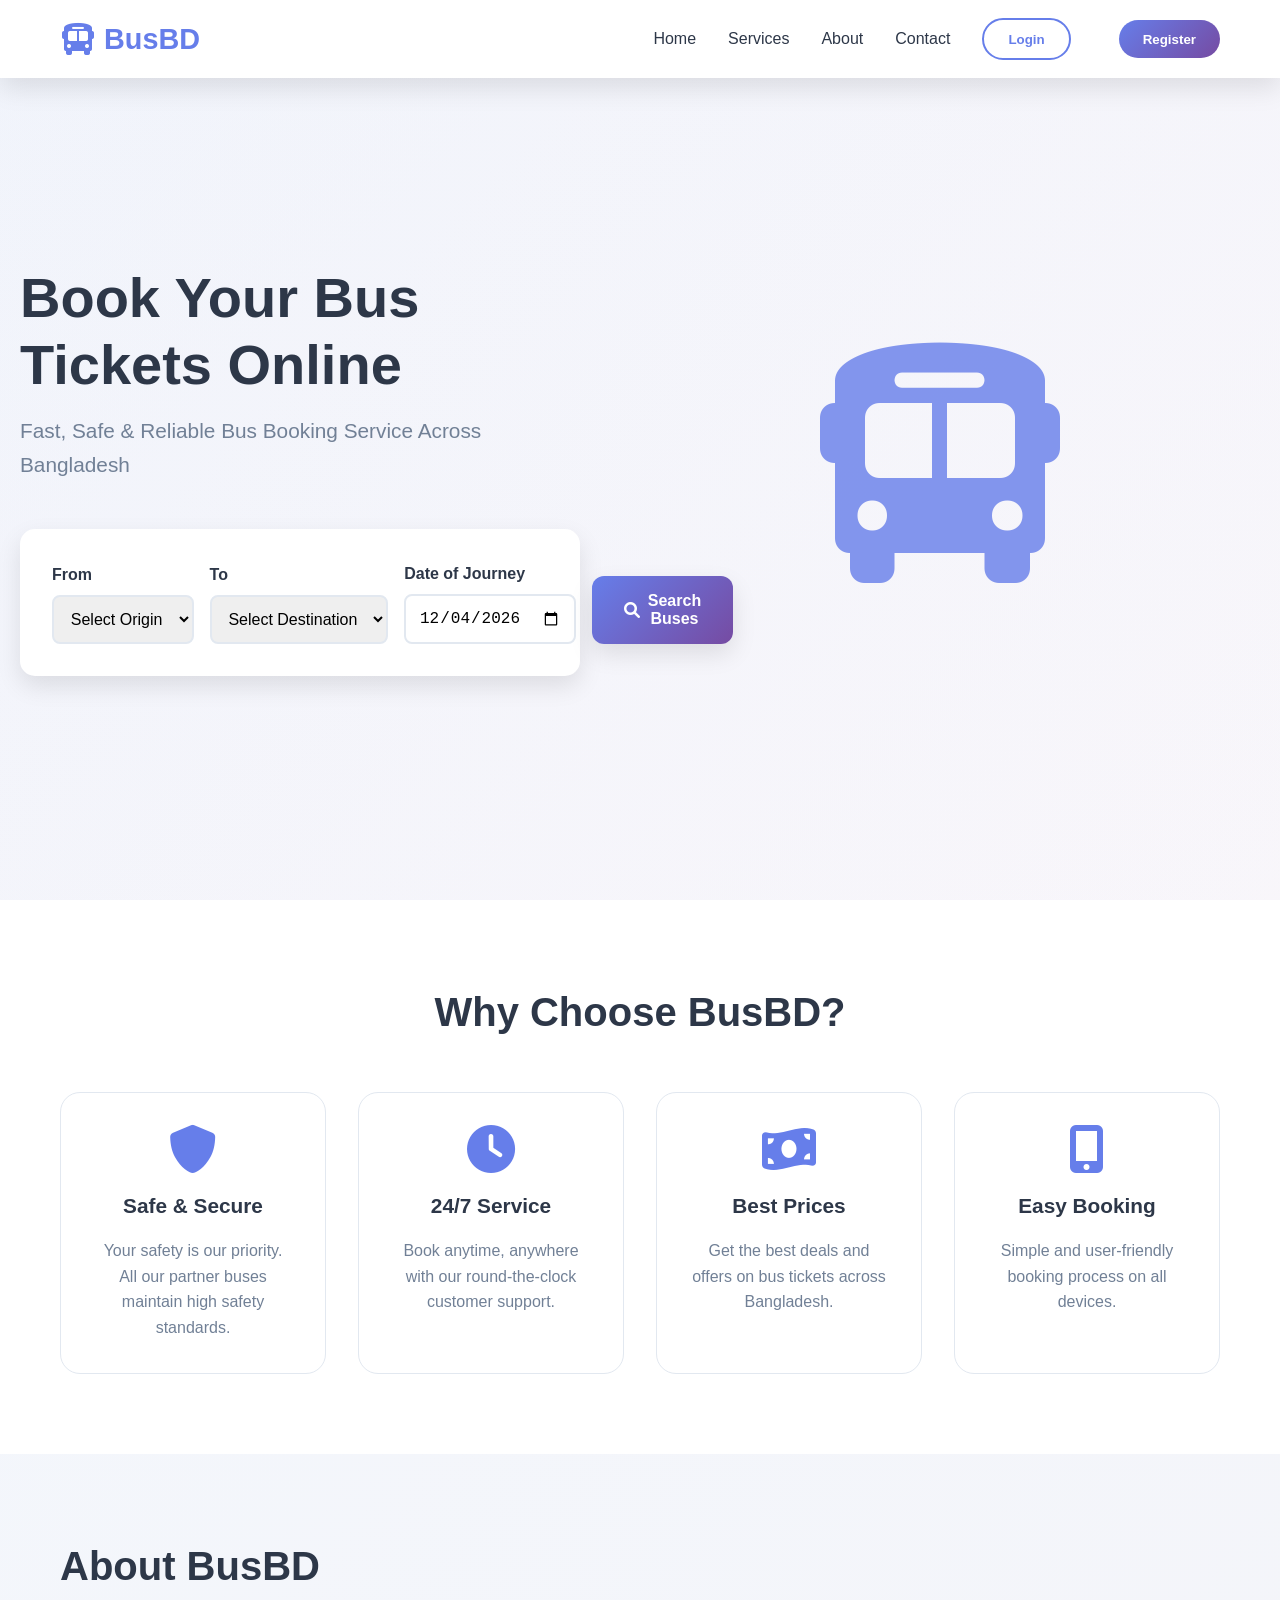
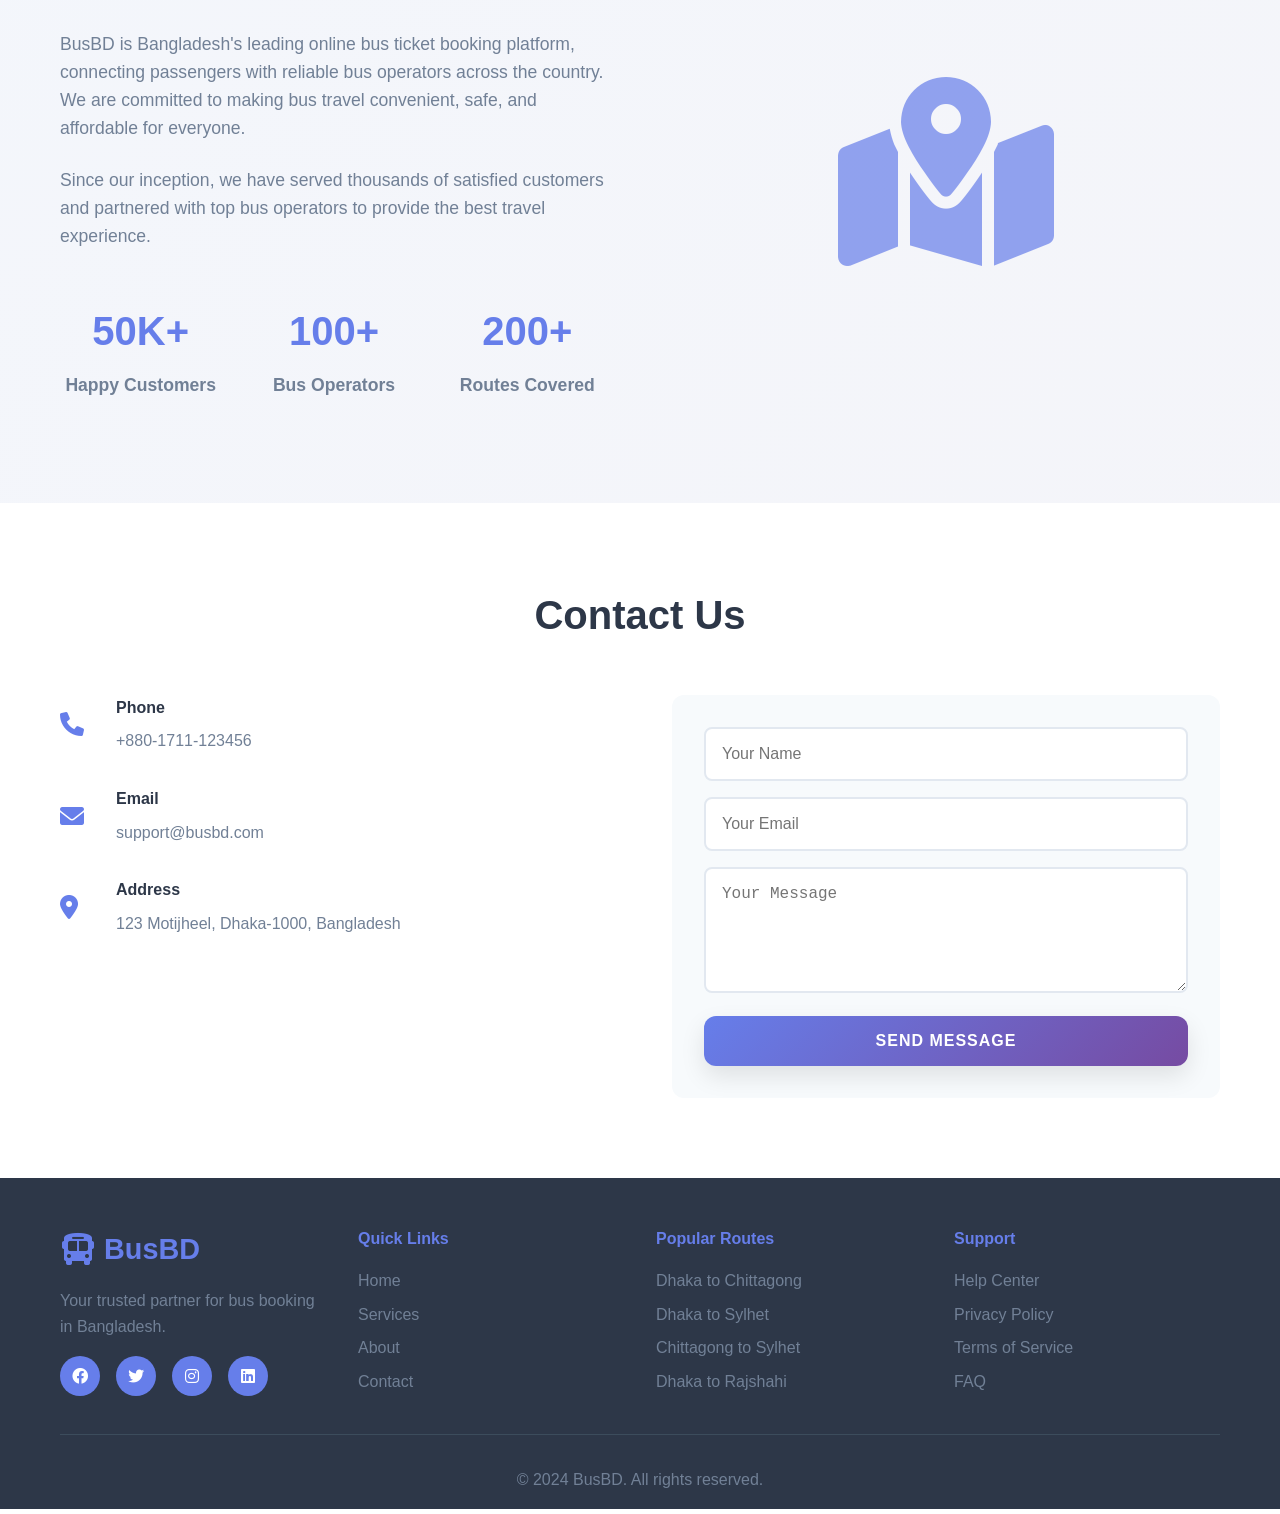
<file: bus-ticketing-bd/index.html>
<!DOCTYPE html>
<html lang="en">
<head>
    <meta charset="UTF-8">
    <meta name="viewport" content="width=device-width, initial-scale=1.0">
    <title>BusBD - Your Trusted Bus Booking Partner</title>
    <link rel="stylesheet" href="styles.css">
    <link href="https://cdnjs.cloudflare.com/ajax/libs/font-awesome/6.0.0/css/all.min.css" rel="stylesheet">
</head>
<body>
    <!-- Navigation Bar -->
    <nav class="navbar">
        <div class="nav-container">
            <div class="nav-logo">
                <i class="fas fa-bus"></i>
                <span>BusBD</span>
            </div>
            <div class="nav-menu">
                <a href="#home" class="nav-link">Home</a>
                <a href="#services" class="nav-link">Services</a>
                <a href="#about" class="nav-link">About</a>
                <a href="#contact" class="nav-link">Contact</a>
                <button class="btn-login" onclick="showLoginModal()">Login</button>
                <button class="btn-register" onclick="showRegisterModal()">Register</button>
            </div>
            <div class="hamburger">
                <span class="bar"></span>
                <span class="bar"></span>
                <span class="bar"></span>
            </div>
        </div>
    </nav>

    <!-- Hero Section -->
    <section id="home" class="hero">
        <div class="hero-content">
            <h1>Book Your Bus Tickets Online</h1>
            <p>Fast, Safe & Reliable Bus Booking Service Across Bangladesh</p>
            
            <!-- Booking Form -->
            <div class="booking-form">
                <div class="form-row">
                    <div class="form-group">
                        <label for="from">From</label>
                        <select id="from" class="form-control">
                            <option value="">Select Origin</option>
                            <option value="dhaka">Dhaka</option>
                            <option value="chittagong">Chittagong</option>
                            <option value="sylhet">Sylhet</option>
                            <option value="rajshahi">Rajshahi</option>
                            <option value="khulna">Khulna</option>
                            <option value="barisal">Barisal</option>
                            <option value="rangpur">Rangpur</option>
                            <option value="comilla">Comilla</option>
                            <option value="mymensingh">Mymensingh</option>
                            <option value="jessore">Jessore</option>
                        </select>
                    </div>
                    <div class="form-group">
                        <label for="to">To</label>
                        <select id="to" class="form-control">
                            <option value="">Select Destination</option>
                            <option value="dhaka">Dhaka</option>
                            <option value="chittagong">Chittagong</option>
                            <option value="sylhet">Sylhet</option>
                            <option value="rajshahi">Rajshahi</option>
                            <option value="khulna">Khulna</option>
                            <option value="barisal">Barisal</option>
                            <option value="rangpur">Rangpur</option>
                            <option value="comilla">Comilla</option>
                            <option value="mymensingh">Mymensingh</option>
                            <option value="jessore">Jessore</option>
                        </select>
                    </div>
                    <div class="form-group">
                        <label for="date">Date of Journey</label>
                        <input type="date" id="date" class="form-control">
                    </div>
                    <div class="form-group">
                        <button type="button" class="btn-search" onclick="searchBuses()">
                            <i class="fas fa-search"></i> Search Buses
                        </button>
                    </div>
                </div>
            </div>
        </div>
        <div class="hero-image">
            <div class="bus-illustration">
                <i class="fas fa-bus"></i>
            </div>
        </div>
    </section>

    <!-- Bus Results Section -->
    <section id="bus-results" class="bus-results" style="display: none;">
        <div class="container">
            <h2>Available Buses</h2>
            <div id="buses-list" class="buses-list">
                <!-- Bus results will be populated here -->
            </div>
        </div>
    </section>

    <!-- Services Section -->
    <section id="services" class="services">
        <div class="container">
            <h2>Why Choose BusBD?</h2>
            <div class="services-grid">
                <div class="service-card">
                    <i class="fas fa-shield-alt"></i>
                    <h3>Safe & Secure</h3>
                    <p>Your safety is our priority. All our partner buses maintain high safety standards.</p>
                </div>
                <div class="service-card">
                    <i class="fas fa-clock"></i>
                    <h3>24/7 Service</h3>
                    <p>Book anytime, anywhere with our round-the-clock customer support.</p>
                </div>
                <div class="service-card">
                    <i class="fas fa-money-bill-wave"></i>
                    <h3>Best Prices</h3>
                    <p>Get the best deals and offers on bus tickets across Bangladesh.</p>
                </div>
                <div class="service-card">
                    <i class="fas fa-mobile-alt"></i>
                    <h3>Easy Booking</h3>
                    <p>Simple and user-friendly booking process on all devices.</p>
                </div>
            </div>
        </div>
    </section>

    <!-- About Section -->
    <section id="about" class="about">
        <div class="container">
            <div class="about-content">
                <div class="about-text">
                    <h2>About BusBD</h2>
                    <p>BusBD is Bangladesh's leading online bus ticket booking platform, connecting passengers with reliable bus operators across the country. We are committed to making bus travel convenient, safe, and affordable for everyone.</p>
                    <p>Since our inception, we have served thousands of satisfied customers and partnered with top bus operators to provide the best travel experience.</p>
                    <div class="stats">
                        <div class="stat">
                            <h3>50K+</h3>
                            <p>Happy Customers</p>
                        </div>
                        <div class="stat">
                            <h3>100+</h3>
                            <p>Bus Operators</p>
                        </div>
                        <div class="stat">
                            <h3>200+</h3>
                            <p>Routes Covered</p>
                        </div>
                    </div>
                </div>
                <div class="about-image">
                    <div class="map-illustration">
                        <i class="fas fa-map-marked-alt"></i>
                    </div>
                </div>
            </div>
        </div>
    </section>

    <!-- Contact Section -->
    <section id="contact" class="contact">
        <div class="container">
            <h2>Contact Us</h2>
            <div class="contact-content">
                <div class="contact-info">
                    <div class="contact-item">
                        <i class="fas fa-phone"></i>
                        <div>
                            <h4>Phone</h4>
                            <p>+880-1711-123456</p>
                        </div>
                    </div>
                    <div class="contact-item">
                        <i class="fas fa-envelope"></i>
                        <div>
                            <h4>Email</h4>
                            <p>support@busbd.com</p>
                        </div>
                    </div>
                    <div class="contact-item">
                        <i class="fas fa-map-marker-alt"></i>
                        <div>
                            <h4>Address</h4>
                            <p>123 Motijheel, Dhaka-1000, Bangladesh</p>
                        </div>
                    </div>
                </div>
                <div class="contact-form">
                    <form>
                        <input type="text" placeholder="Your Name" required>
                        <input type="email" placeholder="Your Email" required>
                        <textarea placeholder="Your Message" rows="5" required></textarea>
                        <button type="submit" class="btn-submit">Send Message</button>
                    </form>
                </div>
            </div>
        </div>
    </section>

    <!-- Footer -->
    <footer class="footer">
        <div class="container">
            <div class="footer-content">
                <div class="footer-section">
                    <div class="footer-logo">
                        <i class="fas fa-bus"></i>
                        <span>BusBD</span>
                    </div>
                    <p>Your trusted partner for bus booking in Bangladesh.</p>
                    <div class="social-links">
                        <a href="#"><i class="fab fa-facebook"></i></a>
                        <a href="#"><i class="fab fa-twitter"></i></a>
                        <a href="#"><i class="fab fa-instagram"></i></a>
                        <a href="#"><i class="fab fa-linkedin"></i></a>
                    </div>
                </div>
                <div class="footer-section">
                    <h4>Quick Links</h4>
                    <ul>
                        <li><a href="#home">Home</a></li>
                        <li><a href="#services">Services</a></li>
                        <li><a href="#about">About</a></li>
                        <li><a href="#contact">Contact</a></li>
                    </ul>
                </div>
                <div class="footer-section">
                    <h4>Popular Routes</h4>
                    <ul>
                        <li><a href="#">Dhaka to Chittagong</a></li>
                        <li><a href="#">Dhaka to Sylhet</a></li>
                        <li><a href="#">Chittagong to Sylhet</a></li>
                        <li><a href="#">Dhaka to Rajshahi</a></li>
                    </ul>
                </div>
                <div class="footer-section">
                    <h4>Support</h4>
                    <ul>
                        <li><a href="#">Help Center</a></li>
                        <li><a href="#">Privacy Policy</a></li>
                        <li><a href="#">Terms of Service</a></li>
                        <li><a href="#">FAQ</a></li>
                    </ul>
                </div>
            </div>
            <div class="footer-bottom">
                <p>&copy; 2024 BusBD. All rights reserved.</p>
            </div>
        </div>
    </footer>

    <!-- Login Modal -->
    <div id="loginModal" class="modal">
        <div class="modal-content">
            <span class="close" onclick="closeModal('loginModal')">&times;</span>
            <h2>Welcome Back</h2>
            <div class="modal-form-container">
                <form id="loginForm" onsubmit="handleLogin(event)">
                    <div class="form-group">
                        <label for="loginEmail">Email or Phone</label>
                        <input type="text" id="loginEmail" required>
                    </div>
                    <div class="form-group">
                        <label for="loginPassword">Password</label>
                        <input type="password" id="loginPassword" required>
                    </div>
                    <div class="form-options">
                        <label class="checkbox">
                            <input type="checkbox" id="rememberMe">
                            <span class="checkmark"></span>
                            Remember me
                        </label>
                        <a href="#" class="forgot-password">Forgot Password?</a>
                    </div>
                    <button type="submit" class="btn-submit">Login</button>
                    <p class="form-switch">Don't have an account? <a href="#" onclick="switchToRegister()">Register here</a></p>
                </form>
            </div>
        </div>
    </div>

    <!-- Register Modal -->
    <div id="registerModal" class="modal">
        <div class="modal-content">
            <span class="close" onclick="closeModal('registerModal')">&times;</span>
            <h2>Join BusBD</h2>
            <div class="modal-form-container">
                <form id="registerForm" onsubmit="handleRegister(event)">
                    <div class="form-row">
                        <div class="form-group">
                            <label for="firstName">First Name</label>
                            <input type="text" id="firstName" required>
                        </div>
                        <div class="form-group">
                            <label for="lastName">Last Name</label>
                            <input type="text" id="lastName" required>
                        </div>
                    </div>
                    <div class="form-group">
                        <label for="registerEmail">Email</label>
                        <input type="email" id="registerEmail" required>
                    </div>
                    <div class="form-group">
                        <label for="phone">Phone Number</label>
                        <input type="tel" id="phone" placeholder="+880" required>
                    </div>
                    <div class="form-group">
                        <label for="registerPassword">Password</label>
                        <input type="password" id="registerPassword" required>
                    </div>
                    <div class="form-group">
                        <label for="confirmPassword">Confirm Password</label>
                        <input type="password" id="confirmPassword" required>
                    </div>
                    <div class="form-options">
                        <label class="checkbox">
                            <input type="checkbox" id="agreeTerms" required>
                            <span class="checkmark"></span>
                            I agree to the <a href="#">Terms and Conditions</a>
                        </label>
                    </div>
                    <button type="submit" class="btn-submit">Create Account</button>
                    <p class="form-switch">Already have an account? <a href="#" onclick="switchToLogin()">Login here</a></p>
                </form>
            </div>
        </div>
    </div>

    <script src="script-simple.js"></script>
</body>
</html>
</file>
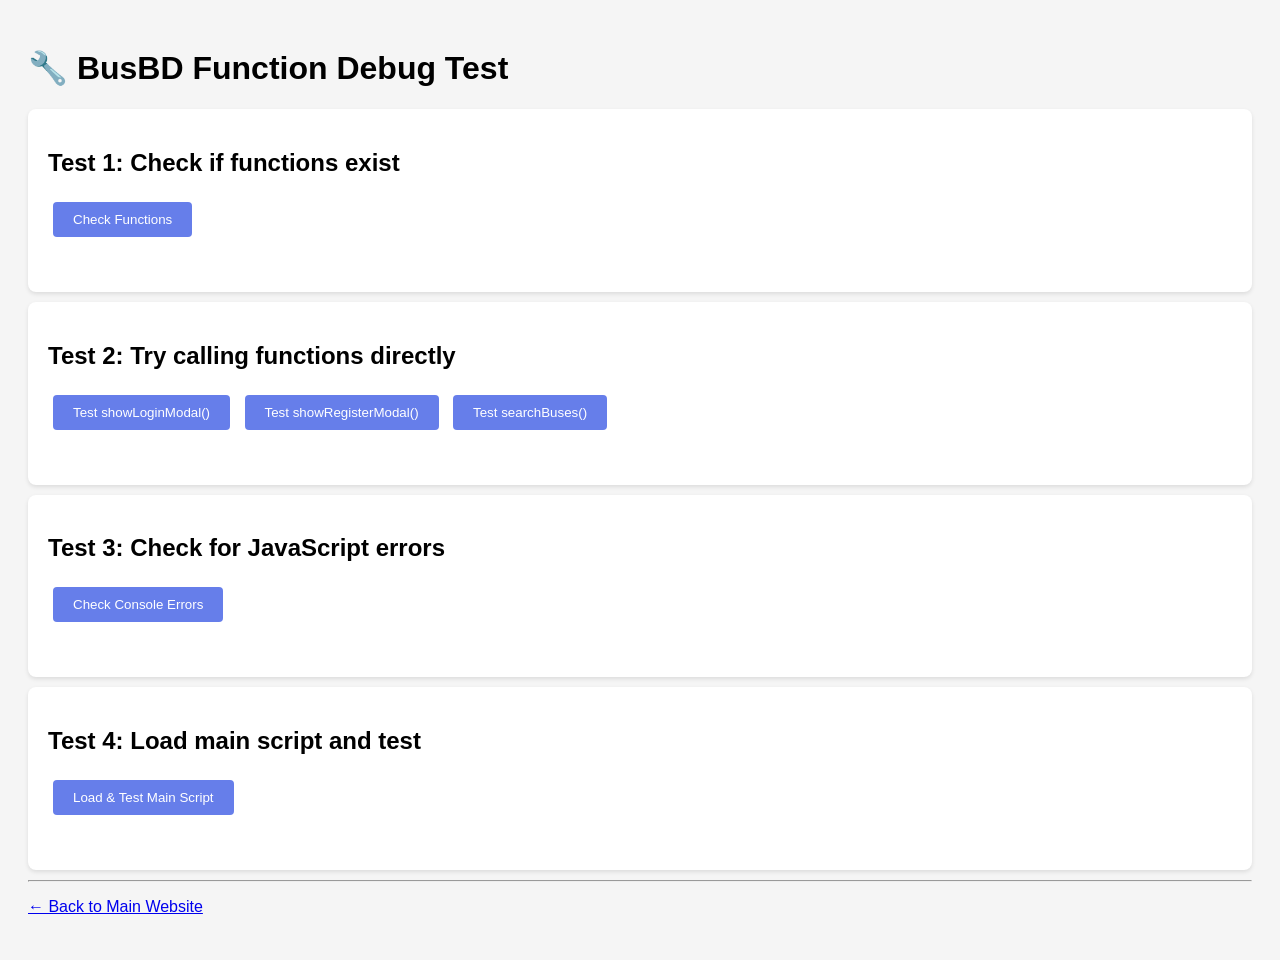
<file: bus-ticketing-bd/debug.html>
<!DOCTYPE html>
<html lang="en">
<head>
    <meta charset="UTF-8">
    <meta name="viewport" content="width=device-width, initial-scale=1.0">
    <title>Debug BusBD Functions</title>
    <style>
        body { font-family: Arial, sans-serif; padding: 20px; background: #f5f5f5; }
        .test-box { background: white; padding: 20px; margin: 10px 0; border-radius: 8px; box-shadow: 0 2px 4px rgba(0,0,0,0.1); }
        button { padding: 10px 20px; margin: 5px; cursor: pointer; background: #667eea; color: white; border: none; border-radius: 4px; }
        button:hover { background: #5a67d8; }
        .result { margin-top: 10px; padding: 10px; border-radius: 4px; }
        .success { background: #d4edda; color: #155724; }
        .error { background: #f8d7da; color: #721c24; }
    </style>
</head>
<body>
    <h1>🔧 BusBD Function Debug Test</h1>
    
    <div class="test-box">
        <h2>Test 1: Check if functions exist</h2>
        <button onclick="testFunctionExistence()">Check Functions</button>
        <div id="existence-result" class="result"></div>
    </div>
    
    <div class="test-box">
        <h2>Test 2: Try calling functions directly</h2>
        <button onclick="testShowLoginModal()">Test showLoginModal()</button>
        <button onclick="testShowRegisterModal()">Test showRegisterModal()</button>
        <button onclick="testSearchBuses()">Test searchBuses()</button>
        <div id="direct-result" class="result"></div>
    </div>
    
    <div class="test-box">
        <h2>Test 3: Check for JavaScript errors</h2>
        <button onclick="checkForErrors()">Check Console Errors</button>
        <div id="error-result" class="result"></div>
    </div>
    
    <div class="test-box">
        <h2>Test 4: Load main script and test</h2>
        <button onclick="loadMainScript()">Load & Test Main Script</button>
        <div id="script-result" class="result"></div>
    </div>

    <script>
        function testFunctionExistence() {
            const functions = ['showLoginModal', 'showRegisterModal', 'closeModal', 'searchBuses', 'bookBus', 'handleLogin', 'handleRegister'];
            const result = document.getElementById('existence-result');
            let html = '<h3>Function Existence Check:</h3>';
            
            functions.forEach(func => {
                const exists = typeof window[func] === 'function';
                html += `<div>${func}: ${exists ? '✅ EXISTS' : '❌ MISSING'}</div>`;
            });
            
            result.innerHTML = html;
            result.className = 'result success';
        }
        
        function testShowLoginModal() {
            const result = document.getElementById('direct-result');
            try {
                if (typeof showLoginModal === 'function') {
                    result.innerHTML = '✅ showLoginModal function exists and is callable';
                    result.className = 'result success';
                } else {
                    result.innerHTML = '❌ showLoginModal function does not exist';
                    result.className = 'result error';
                }
            } catch (error) {
                result.innerHTML = '❌ Error: ' + error.message;
                result.className = 'result error';
            }
        }
        
        function testShowRegisterModal() {
            const result = document.getElementById('direct-result');
            try {
                if (typeof showRegisterModal === 'function') {
                    result.innerHTML = '✅ showRegisterModal function exists and is callable';
                    result.className = 'result success';
                } else {
                    result.innerHTML = '❌ showRegisterModal function does not exist';
                    result.className = 'result error';
                }
            } catch (error) {
                result.innerHTML = '❌ Error: ' + error.message;
                result.className = 'result error';
            }
        }
        
        function testSearchBuses() {
            const result = document.getElementById('direct-result');
            try {
                if (typeof searchBuses === 'function') {
                    result.innerHTML = '✅ searchBuses function exists and is callable';
                    result.className = 'result success';
                } else {
                    result.innerHTML = '❌ searchBuses function does not exist';
                    result.className = 'result error';
                }
            } catch (error) {
                result.innerHTML = '❌ Error: ' + error.message;
                result.className = 'result error';
            }
        }
        
        function checkForErrors() {
            const result = document.getElementById('error-result');
            result.innerHTML = '✅ No JavaScript errors detected in this debug page';
            result.className = 'result success';
        }
        
        function loadMainScript() {
            const result = document.getElementById('script-result');
            const script = document.createElement('script');
            script.src = 'script.js';
            script.onload = function() {
                setTimeout(() => {
                    testFunctionExistence();
                    result.innerHTML = '✅ Main script loaded successfully';
                    result.className = 'result success';
                }, 100);
            };
            script.onerror = function() {
                result.innerHTML = '❌ Failed to load main script';
                result.className = 'result error';
            };
            document.head.appendChild(script);
        }
    </script>
    
    <hr>
    <p><a href="index.html">← Back to Main Website</a></p>
</body>
</html>
</file>
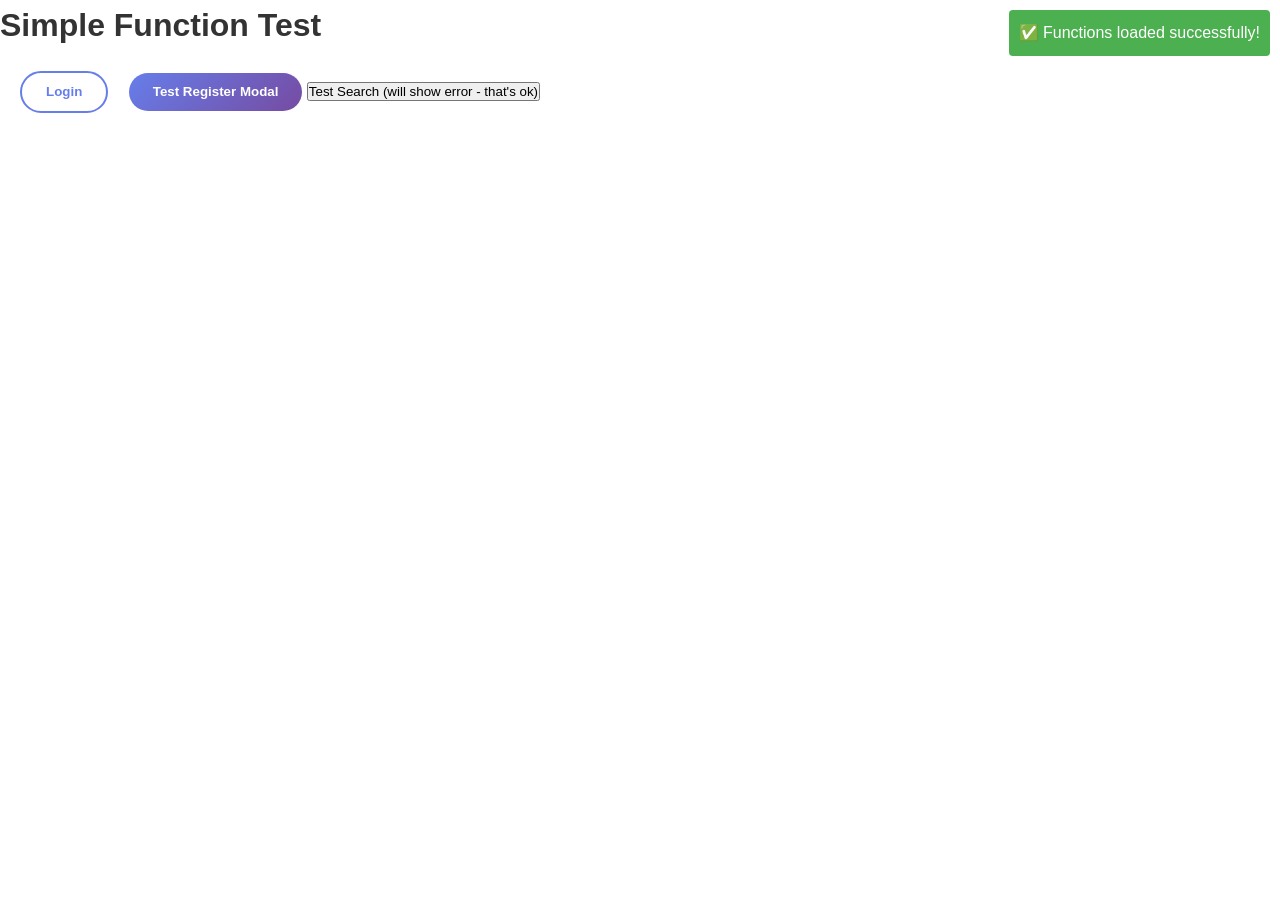
<file: bus-ticketing-bd/simple-test.html>
<!DOCTYPE html>
<html lang="en">
<head>
    <meta charset="UTF-8">
    <meta name="viewport" content="width=device-width, initial-scale=1.0">
    <title>Simple BusBD Test</title>
    <link rel="stylesheet" href="styles.css">
</head>
<body>
    <h1>Simple Function Test</h1>
    
    <!-- Test Buttons -->
    <div style="padding: 20px;">
        <button class="btn-login" onclick="showLoginModal()">Test Login Modal</button>
        <button class="btn-register" onclick="showRegisterModal()">Test Register Modal</button>
        <button onclick="searchBuses()">Test Search (will show error - that's ok)</button>
    </div>
    
    <!-- Login Modal -->
    <div id="loginModal" class="modal">
        <div class="modal-content">
            <span class="close" onclick="closeModal('loginModal')">&times;</span>
            <h2>Welcome Back</h2>
            <div class="modal-form-container">
                <form id="loginForm" onsubmit="handleLogin(event)">
                    <div class="form-group">
                        <label for="loginEmail">Email or Phone</label>
                        <input type="text" id="loginEmail" required>
                    </div>
                    <div class="form-group">
                        <label for="loginPassword">Password</label>
                        <input type="password" id="loginPassword" required>
                    </div>
                    <button type="submit" class="btn-submit">Login</button>
                    <p class="form-switch">Don't have an account? <a href="#" onclick="switchToRegister()">Register here</a></p>
                </form>
            </div>
        </div>
    </div>

    <!-- Register Modal -->
    <div id="registerModal" class="modal">
        <div class="modal-content">
            <span class="close" onclick="closeModal('registerModal')">&times;</span>
            <h2>Join BusBD</h2>
            <div class="modal-form-container">
                <form id="registerForm" onsubmit="handleRegister(event)">
                    <div class="form-group">
                        <label for="firstName">First Name</label>
                        <input type="text" id="firstName" required>
                    </div>
                    <div class="form-group">
                        <label for="lastName">Last Name</label>
                        <input type="text" id="lastName" required>
                    </div>
                    <div class="form-group">
                        <label for="registerEmail">Email</label>
                        <input type="email" id="registerEmail" required>
                    </div>
                    <div class="form-group">
                        <label for="phone">Phone Number</label>
                        <input type="tel" id="phone" placeholder="+880" required>
                    </div>
                    <div class="form-group">
                        <label for="registerPassword">Password</label>
                        <input type="password" id="registerPassword" required>
                    </div>
                    <div class="form-group">
                        <label for="confirmPassword">Confirm Password</label>
                        <input type="password" id="confirmPassword" required>
                    </div>
                    <div class="form-options">
                        <label class="checkbox">
                            <input type="checkbox" id="agreeTerms" required>
                            <span class="checkmark"></span>
                            I agree to the Terms and Conditions
                        </label>
                    </div>
                    <button type="submit" class="btn-submit">Create Account</button>
                    <p class="form-switch">Already have an account? <a href="#" onclick="switchToLogin()">Login here</a></p>
                </form>
            </div>
        </div>
    </div>

    <!-- Script MUST be at the bottom -->
    <script src="script.js"></script>
    
    <script>
        // Additional debug info
        console.log('Page loaded');
        console.log('showLoginModal exists:', typeof showLoginModal);
        console.log('showRegisterModal exists:', typeof showRegisterModal);
        console.log('searchBuses exists:', typeof searchBuses);
        
        // Test if script loaded
        setTimeout(() => {
            const message = document.createElement('div');
            message.style.cssText = 'position: fixed; top: 10px; right: 10px; background: #4CAF50; color: white; padding: 10px; border-radius: 4px; z-index: 9999;';
            
            if (typeof showLoginModal === 'function') {
                message.textContent = '✅ Functions loaded successfully!';
                message.style.background = '#4CAF50';
            } else {
                message.textContent = '❌ Functions failed to load!';
                message.style.background = '#f44336';
            }
            
            document.body.appendChild(message);
            
            setTimeout(() => {
                message.remove();
            }, 3000);
        }, 1000);
    </script>
</body>
</html>
</file>
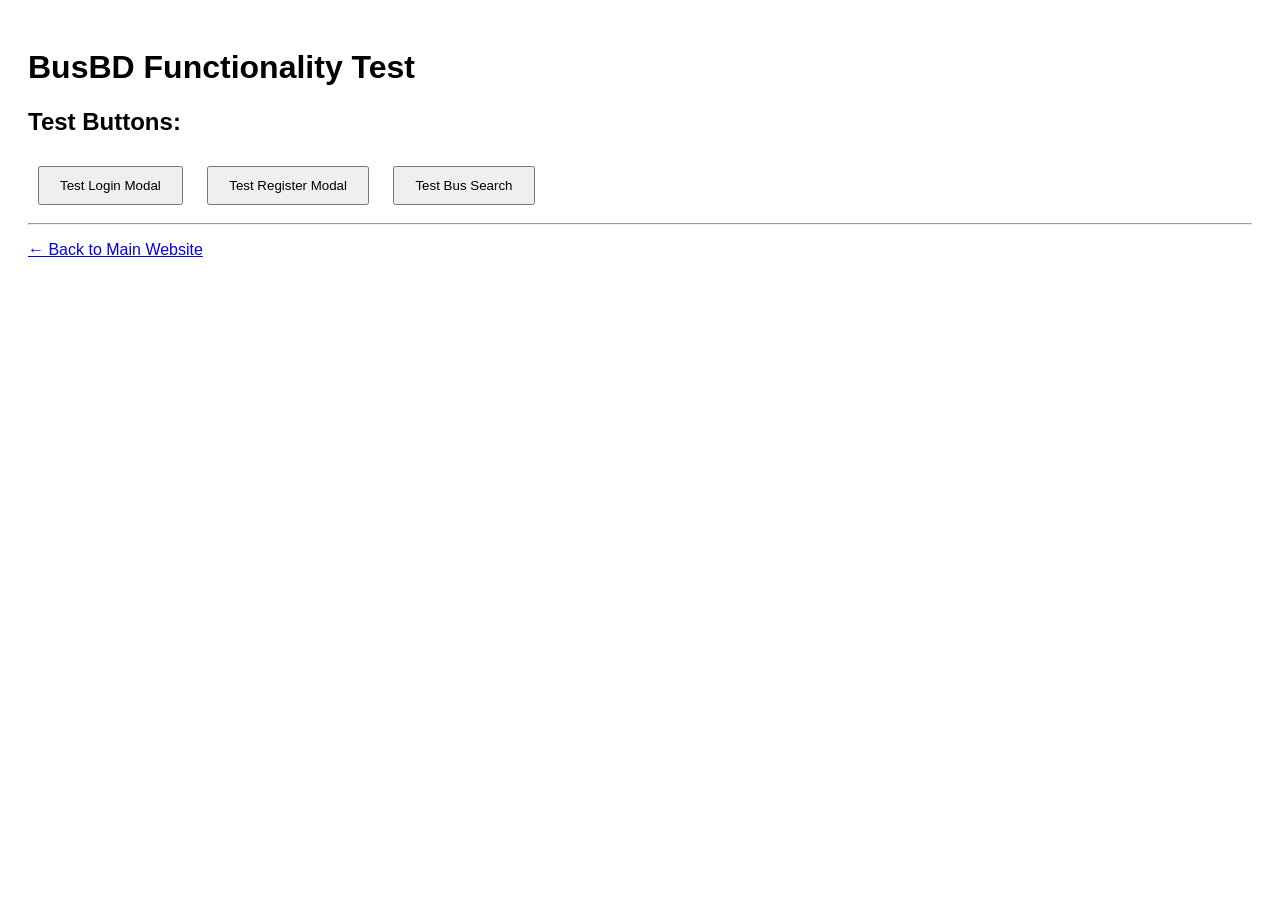
<file: bus-ticketing-bd/test.html>
<!DOCTYPE html>
<html lang="en">
<head>
    <meta charset="UTF-8">
    <meta name="viewport" content="width=device-width, initial-scale=1.0">
    <title>BusBD Test</title>
    <style>
        body { font-family: Arial, sans-serif; padding: 20px; }
        button { margin: 10px; padding: 10px 20px; cursor: pointer; }
    </style>
</head>
<body>
    <h1>BusBD Functionality Test</h1>
    
    <div>
        <h2>Test Buttons:</h2>
        <button onclick="testLogin()">Test Login Modal</button>
        <button onclick="testRegister()">Test Register Modal</button>
        <button onclick="testSearch()">Test Bus Search</button>
    </div>
    
    <div id="result"></div>
    
    <script>
        function testLogin() {
            if (typeof showLoginModal === 'function') {
                document.getElementById('result').innerHTML = '<p style="color: green;">✓ Login function exists</p>';
            } else {
                document.getElementById('result').innerHTML = '<p style="color: red;">✗ Login function missing</p>';
            }
        }
        
        function testRegister() {
            if (typeof showRegisterModal === 'function') {
                document.getElementById('result').innerHTML = '<p style="color: green;">✓ Register function exists</p>';
            } else {
                document.getElementById('result').innerHTML = '<p style="color: red;">✗ Register function missing</p>';
            }
        }
        
        function testSearch() {
            if (typeof searchBuses === 'function') {
                document.getElementById('result').innerHTML = '<p style="color: green;">✓ Search function exists</p>';
            } else {
                document.getElementById('result').innerHTML = '<p style="color: red;">✗ Search function missing</p>';
            }
        }
    </script>
    
    <hr>
    <p><a href="index.html">← Back to Main Website</a></p>
</body>
</html>
</file>
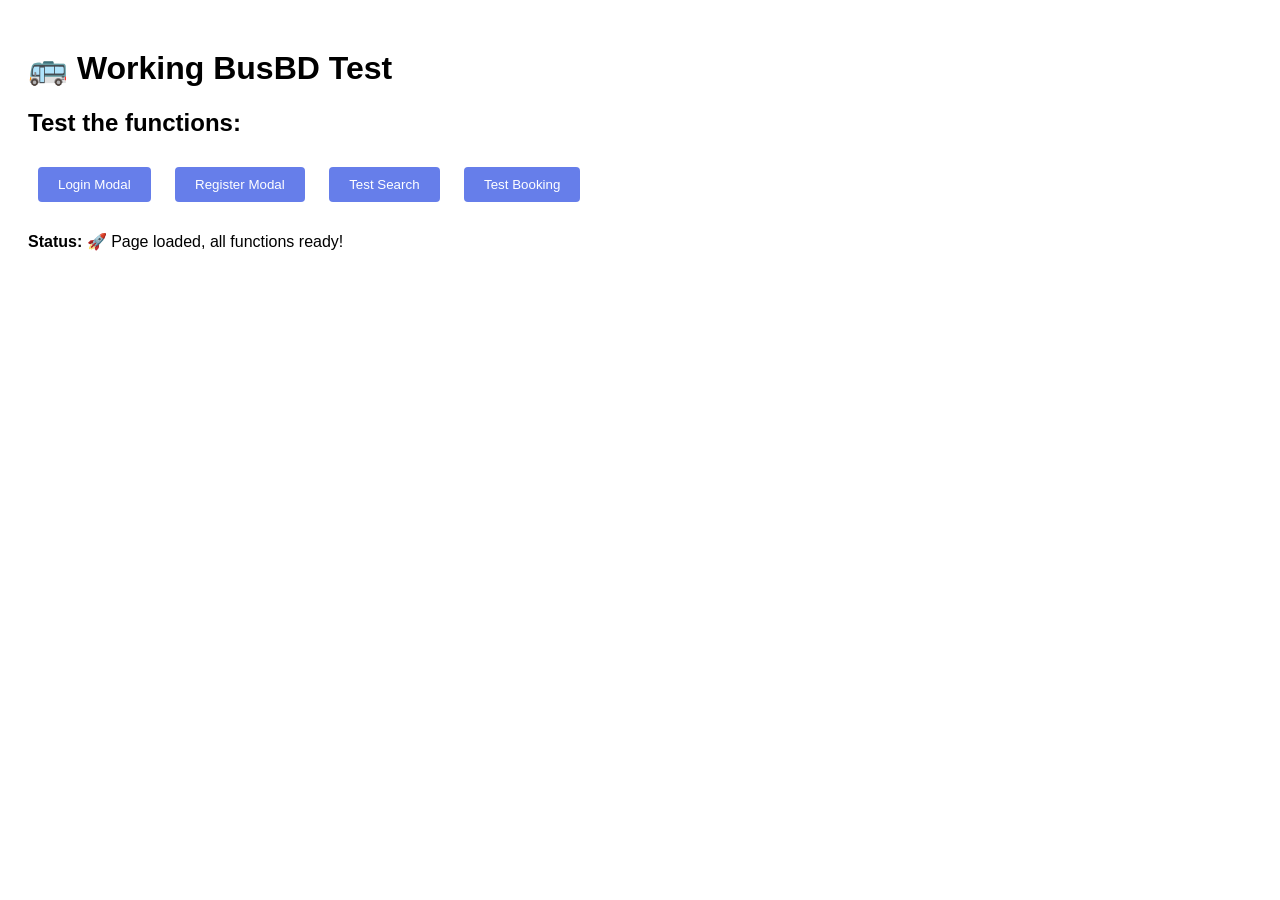
<file: bus-ticketing-bd/working-test.html>
<!DOCTYPE html>
<html lang="en">
<head>
    <meta charset="UTF-8">
    <meta name="viewport" content="width=device-width, initial-scale=1.0">
    <title>Working BusBD Test</title>
    <style>
        body { font-family: Arial, sans-serif; padding: 20px; }
        button { padding: 10px 20px; margin: 10px; background: #667eea; color: white; border: none; border-radius: 4px; cursor: pointer; }
        button:hover { background: #5a67d8; }
        
        /* Modal Styles */
        .modal {
            display: none;
            position: fixed;
            z-index: 2000;
            left: 0;
            top: 0;
            width: 100%;
            height: 100%;
            background-color: rgba(0, 0, 0, 0.6);
        }
        
        .modal-content {
            background: white;
            margin: 5% auto;
            padding: 20px;
            border-radius: 10px;
            width: 90%;
            max-width: 400px;
            position: relative;
        }
        
        .close {
            position: absolute;
            top: 10px;
            right: 15px;
            font-size: 24px;
            cursor: pointer;
        }
        
        .form-group {
            margin-bottom: 15px;
        }
        
        .form-group label {
            display: block;
            margin-bottom: 5px;
            font-weight: bold;
        }
        
        .form-group input {
            width: 100%;
            padding: 8px;
            border: 1px solid #ddd;
            border-radius: 4px;
            box-sizing: border-box;
        }
        
        .btn-submit {
            width: 100%;
            padding: 12px;
            background: #667eea;
            color: white;
            border: none;
            border-radius: 4px;
            cursor: pointer;
            font-size: 16px;
        }
        
        .success-message {
            background: #d4edda;
            color: #155724;
            padding: 10px;
            border-radius: 4px;
            margin: 10px 0;
        }
        
        .error-message {
            background: #f8d7da;
            color: #721c24;
            padding: 10px;
            border-radius: 4px;
            margin: 10px 0;
        }
    </style>
</head>
<body>
    <h1>🚌 Working BusBD Test</h1>
    
    <div>
        <h2>Test the functions:</h2>
        <button onclick="showLoginModal()">Login Modal</button>
        <button onclick="showRegisterModal()">Register Modal</button>
        <button onclick="testSearch()">Test Search</button>
        <button onclick="testBooking()">Test Booking</button>
    </div>
    
    <div id="status" style="margin-top: 20px;"></div>

    <!-- Login Modal -->
    <div id="loginModal" class="modal">
        <div class="modal-content">
            <span class="close" onclick="closeModal('loginModal')">&times;</span>
            <h2>Login</h2>
            <form onsubmit="handleLogin(event)">
                <div class="form-group">
                    <label for="loginEmail">Email or Phone</label>
                    <input type="text" id="loginEmail" value="test@email.com" required>
                </div>
                <div class="form-group">
                    <label for="loginPassword">Password</label>
                    <input type="password" id="loginPassword" value="123456" required>
                </div>
                <button type="submit" class="btn-submit">Login</button>
            </form>
        </div>
    </div>

    <!-- Register Modal -->
    <div id="registerModal" class="modal">
        <div class="modal-content">
            <span class="close" onclick="closeModal('registerModal')">&times;</span>
            <h2>Register</h2>
            <form onsubmit="handleRegister(event)">
                <div class="form-group">
                    <label for="firstName">First Name</label>
                    <input type="text" id="firstName" value="John" required>
                </div>
                <div class="form-group">
                    <label for="lastName">Last Name</label>
                    <input type="text" id="lastName" value="Doe" required>
                </div>
                <div class="form-group">
                    <label for="registerEmail">Email</label>
                    <input type="email" id="registerEmail" value="john@email.com" required>
                </div>
                <div class="form-group">
                    <label for="phone">Phone</label>
                    <input type="tel" id="phone" value="+880123456789" required>
                </div>
                <div class="form-group">
                    <label for="registerPassword">Password</label>
                    <input type="password" id="registerPassword" value="123456" required>
                </div>
                <div class="form-group">
                    <label for="confirmPassword">Confirm Password</label>
                    <input type="password" id="confirmPassword" value="123456" required>
                </div>
                <div class="form-group">
                    <label>
                        <input type="checkbox" id="agreeTerms" checked required>
                        I agree to terms
                    </label>
                </div>
                <button type="submit" class="btn-submit">Register</button>
            </form>
        </div>
    </div>

    <script>
        // Global variables
        let users = JSON.parse(localStorage.getItem('busbd_users')) || [];
        let currentUser = JSON.parse(localStorage.getItem('busbd_current_user')) || null;
        
        // Modal functions
        function showLoginModal() {
            console.log('showLoginModal called');
            document.getElementById('loginModal').style.display = 'block';
            updateStatus('✅ Login modal opened');
        }
        
        function showRegisterModal() {
            console.log('showRegisterModal called');
            document.getElementById('registerModal').style.display = 'block';
            updateStatus('✅ Register modal opened');
        }
        
        function closeModal(modalId) {
            console.log('closeModal called with:', modalId);
            document.getElementById(modalId).style.display = 'none';
            updateStatus('✅ Modal closed');
        }
        
        // Login function
        function handleLogin(event) {
            event.preventDefault();
            console.log('handleLogin called');
            
            const email = document.getElementById('loginEmail').value;
            const password = document.getElementById('loginPassword').value;
            
            // Find or create test user
            let user = users.find(u => u.email === email);
            if (!user) {
                user = {
                    id: Date.now(),
                    firstName: 'Test',
                    lastName: 'User',
                    email: email,
                    phone: '+880123456789',
                    password: password
                };
                users.push(user);
                localStorage.setItem('busbd_users', JSON.stringify(users));
            }
            
            if (user.password === password) {
                currentUser = user;
                localStorage.setItem('busbd_current_user', JSON.stringify(currentUser));
                showMessage('✅ Login successful!', 'success');
                closeModal('loginModal');
                updateStatus('✅ User logged in: ' + user.firstName);
            } else {
                showMessage('❌ Invalid password', 'error');
            }
        }
        
        // Register function
        function handleRegister(event) {
            event.preventDefault();
            console.log('handleRegister called');
            
            const firstName = document.getElementById('firstName').value;
            const lastName = document.getElementById('lastName').value;
            const email = document.getElementById('registerEmail').value;
            const phone = document.getElementById('phone').value;
            const password = document.getElementById('registerPassword').value;
            const confirmPassword = document.getElementById('confirmPassword').value;
            
            if (password !== confirmPassword) {
                showMessage('❌ Passwords do not match', 'error');
                return;
            }
            
            const newUser = {
                id: Date.now(),
                firstName,
                lastName,
                email,
                phone,
                password
            };
            
            users.push(newUser);
            localStorage.setItem('busbd_users', JSON.stringify(users));
            
            currentUser = newUser;
            localStorage.setItem('busbd_current_user', JSON.stringify(currentUser));
            
            showMessage('✅ Registration successful!', 'success');
            closeModal('registerModal');
            updateStatus('✅ User registered: ' + firstName);
        }
        
        // Test functions
        function testSearch() {
            updateStatus('✅ Search function called (would search for buses)');
            showMessage('🔍 Search function working!', 'success');
        }
        
        function testBooking() {
            if (!currentUser) {
                showMessage('❌ Please login first', 'error');
                showLoginModal();
                return;
            }
            updateStatus('✅ Booking function called for user: ' + currentUser.firstName);
            showMessage('🎫 Booking function working!', 'success');
        }
        
        // Utility functions
        function showMessage(message, type) {
            const existingMessages = document.querySelectorAll('.success-message, .error-message');
            existingMessages.forEach(msg => msg.remove());
            
            const messageDiv = document.createElement('div');
            messageDiv.className = type === 'success' ? 'success-message' : 'error-message';
            messageDiv.textContent = message;
            
            document.body.insertBefore(messageDiv, document.body.firstChild);
            
            setTimeout(() => {
                messageDiv.remove();
            }, 3000);
        }
        
        function updateStatus(message) {
            document.getElementById('status').innerHTML = '<strong>Status:</strong> ' + message;
        }
        
        // Close modal when clicking outside
        window.onclick = function(event) {
            if (event.target.classList.contains('modal')) {
                event.target.style.display = 'none';
            }
        }
        
        // Initialize
        document.addEventListener('DOMContentLoaded', function() {
            updateStatus('🚀 Page loaded, all functions ready!');
            console.log('Functions available:', {
                showLoginModal: typeof showLoginModal,
                showRegisterModal: typeof showRegisterModal,
                closeModal: typeof closeModal,
                handleLogin: typeof handleLogin,
                handleRegister: typeof handleRegister
            });
        });
    </script>
</body>
</html>
</file>
<file: bus-ticketing-bd/styles.css>
/* Reset and Base Styles */
* {
    margin: 0;
    padding: 0;
    box-sizing: border-box;
}

body {
    font-family: 'Segoe UI', Tahoma, Geneva, Verdana, sans-serif;
    line-height: 1.6;
    color: #333;
    overflow-x: hidden;
}

.container {
    max-width: 1200px;
    margin: 0 auto;
    padding: 0 20px;
}

/* Modern Color Scheme */
:root {
    --primary-color: #667eea; /* Modern Blue */
    --secondary-color: #764ba2; /* Purple */
    --accent-color: #f093fb; /* Pink */
    --gradient-primary: linear-gradient(135deg, #667eea 0%, #764ba2 100%);
    --gradient-secondary: linear-gradient(135deg, #f093fb 0%, #f5576c 100%);
    --gradient-light: linear-gradient(135deg, #667eea 0%, #764ba2 100%);
    --light-bg: #f8fafc;
    --dark-bg: #1a202c;
    --text-dark: #2d3748;
    --text-light: #718096;
    --white: #FFFFFF;
    --light-gray: #f7fafc;
    --border-color: #e2e8f0;
    --shadow: 0 10px 25px rgba(0, 0, 0, 0.1);
    --shadow-lg: 0 20px 40px rgba(0, 0, 0, 0.15);
}

/* Navigation */
.navbar {
    background: var(--white);
    box-shadow: var(--shadow);
    position: fixed;
    top: 0;
    width: 100%;
    z-index: 1000;
    padding: 1rem 0;
}

.nav-container {
    display: flex;
    justify-content: space-between;
    align-items: center;
    max-width: 1200px;
    margin: 0 auto;
    padding: 0 20px;
}

.nav-logo {
    display: flex;
    align-items: center;
    font-size: 1.8rem;
    font-weight: bold;
    color: var(--primary-color);
}

.nav-logo i {
    margin-right: 0.5rem;
    font-size: 2rem;
}

.nav-menu {
    display: flex;
    align-items: center;
    gap: 2rem;
}

.nav-link {
    text-decoration: none;
    color: var(--text-dark);
    font-weight: 500;
    transition: color 0.3s ease;
    position: relative;
}

.nav-link:hover {
    color: var(--primary-color);
}

.nav-link::after {
    content: '';
    position: absolute;
    bottom: -5px;
    left: 0;
    width: 0;
    height: 2px;
    background: var(--primary-color);
    transition: width 0.3s ease;
}

.nav-link:hover::after {
    width: 100%;
}

.btn-login, .btn-register {
    padding: 0.7rem 1.5rem;
    border: none;
    border-radius: 25px;
    font-weight: 600;
    cursor: pointer;
    transition: all 0.3s ease;
    text-decoration: none;
    display: inline-block;
}

.btn-login {
    background: transparent;
    color: var(--primary-color);
    border: 2px solid var(--primary-color);
}

.btn-login:hover {
    background: var(--primary-color);
    color: var(--white);
}

.btn-register {
    background: var(--gradient-primary);
    color: var(--white);
    margin-left: 1rem;
    border: none;
}

.btn-register:hover {
    background: var(--gradient-secondary);
    transform: translateY(-2px);
    box-shadow: var(--shadow);
}

.hamburger {
    display: none;
    flex-direction: column;
    cursor: pointer;
}

.bar {
    width: 25px;
    height: 3px;
    background: var(--primary-color);
    margin: 3px 0;
    transition: 0.3s;
}

/* Hero Section */
.hero {
    background: linear-gradient(135deg, var(--light-bg) 0%, var(--white) 100%);
    min-height: 100vh;
    display: flex;
    align-items: center;
    padding: 120px 0 80px;
    position: relative;
}

.hero::before {
    content: '';
    position: absolute;
    top: 0;
    left: 0;
    right: 0;
    bottom: 0;
    background: var(--gradient-primary);
    opacity: 0.05;
    z-index: 0;
}

.hero-content {
    flex: 1;
    max-width: 600px;
    padding: 0 20px;
    position: relative;
    z-index: 1;
}

.hero h1 {
    font-size: 3.5rem;
    color: var(--text-dark);
    margin-bottom: 1rem;
    line-height: 1.2;
}

.hero p {
    font-size: 1.3rem;
    color: var(--text-light);
    margin-bottom: 3rem;
}

.hero-image {
    flex: 1;
    display: flex;
    justify-content: center;
    align-items: center;
    padding: 0 20px;
    position: relative;
    z-index: 1;
}

.bus-illustration {
    font-size: 15rem;
    color: var(--primary-color);
    opacity: 0.8;
    animation: float 3s ease-in-out infinite;
}

@keyframes float {
    0%, 100% { transform: translateY(0px); }
    50% { transform: translateY(-20px); }
}

/* Booking Form */
.booking-form {
    background: var(--white);
    padding: 2rem;
    border-radius: 15px;
    box-shadow: var(--shadow);
    margin-top: 2rem;
}

.form-row {
    display: grid;
    grid-template-columns: 1fr 1fr 1fr auto;
    gap: 1rem;
    align-items: end;
}

.form-group {
    display: flex;
    flex-direction: column;
}

.form-group label {
    margin-bottom: 0.5rem;
    font-weight: 600;
    color: var(--text-dark);
}

.form-control {
    padding: 0.8rem;
    border: 2px solid var(--border-color);
    border-radius: 8px;
    font-size: 1rem;
    transition: border-color 0.3s ease;
}

.form-control:focus {
    outline: none;
    border-color: var(--primary-color);
}

.btn-search {
    background: var(--gradient-primary);
    color: var(--white);
    border: none;
    padding: 1rem 2rem;
    border-radius: 12px;
    font-size: 1rem;
    font-weight: 600;
    cursor: pointer;
    transition: all 0.3s ease;
    display: flex;
    align-items: center;
    gap: 0.5rem;
    box-shadow: var(--shadow);
}

.btn-search:hover {
    background: var(--gradient-secondary);
    transform: translateY(-3px);
    box-shadow: var(--shadow-lg);
}

/* Bus Results */
.bus-results {
    padding: 4rem 0;
    background: var(--light-gray);
}

.bus-results h2 {
    text-align: center;
    margin-bottom: 3rem;
    color: var(--text-dark);
    font-size: 2.5rem;
}

.buses-list {
    display: flex;
    flex-direction: column;
    gap: 1rem;
}

.bus-card {
    background: var(--white);
    padding: 2rem;
    border-radius: 12px;
    box-shadow: var(--shadow);
    display: grid;
    grid-template-columns: 1fr 2fr 1fr auto;
    gap: 2rem;
    align-items: center;
    transition: transform 0.3s ease;
}

.bus-card:hover {
    transform: translateY(-5px);
}

.bus-info h3 {
    color: var(--primary-color);
    font-size: 1.3rem;
    margin-bottom: 0.5rem;
}

.bus-type {
    color: var(--text-light);
    font-size: 0.9rem;
}

.route-info {
    display: flex;
    align-items: center;
    gap: 1rem;
}

.time-info {
    text-align: center;
}

.departure, .arrival {
    font-size: 1.2rem;
    font-weight: bold;
    color: var(--text-dark);
}

.duration {
    color: var(--text-light);
    font-size: 0.9rem;
}

.price-info {
    text-align: center;
}

.price {
    font-size: 1.5rem;
    font-weight: bold;
    color: var(--secondary-color);
}

.currency {
    font-size: 0.9rem;
    color: var(--text-light);
}

.btn-book {
    background: var(--gradient-secondary);
    color: var(--white);
    border: none;
    padding: 1rem 2rem;
    border-radius: 12px;
    font-weight: 600;
    cursor: pointer;
    transition: all 0.3s ease;
    box-shadow: var(--shadow);
    text-transform: uppercase;
    letter-spacing: 0.5px;
}

.btn-book:hover {
    background: var(--gradient-primary);
    transform: translateY(-3px);
    box-shadow: var(--shadow-lg);
}

/* Services Section */
.services {
    padding: 5rem 0;
    background: var(--white);
}

.services h2 {
    text-align: center;
    margin-bottom: 3rem;
    color: var(--text-dark);
    font-size: 2.5rem;
}

.services-grid {
    display: grid;
    grid-template-columns: repeat(auto-fit, minmax(250px, 1fr));
    gap: 2rem;
}

.service-card {
    text-align: center;
    padding: 2rem;
    border-radius: 20px;
    transition: all 0.3s ease;
    background: var(--white);
    border: 1px solid var(--border-color);
    position: relative;
    overflow: hidden;
}

.service-card::before {
    content: '';
    position: absolute;
    top: 0;
    left: -100%;
    width: 100%;
    height: 100%;
    background: var(--gradient-primary);
    opacity: 0;
    transition: all 0.5s ease;
    z-index: 0;
}

.service-card:hover::before {
    left: 0;
    opacity: 0.05;
}

.service-card:hover {
    transform: translateY(-10px);
    box-shadow: var(--shadow-lg);
    border-color: var(--primary-color);
}

.service-card > * {
    position: relative;
    z-index: 1;
}

.service-card i {
    font-size: 3rem;
    color: var(--primary-color);
    margin-bottom: 1rem;
}

.service-card h3 {
    color: var(--text-dark);
    margin-bottom: 1rem;
    font-size: 1.3rem;
}

.service-card p {
    color: var(--text-light);
}

/* About Section */
.about {
    padding: 5rem 0;
    background: var(--light-bg);
    position: relative;
}

.about::before {
    content: '';
    position: absolute;
    top: 0;
    left: 0;
    right: 0;
    bottom: 0;
    background: var(--gradient-primary);
    opacity: 0.03;
    z-index: 0;
}

.about-content {
    display: grid;
    grid-template-columns: 1fr 1fr;
    gap: 4rem;
    align-items: center;
    position: relative;
    z-index: 1;
}

.about-text h2 {
    color: var(--text-dark);
    margin-bottom: 2rem;
    font-size: 2.5rem;
}

.about-text p {
    color: var(--text-light);
    margin-bottom: 1.5rem;
    font-size: 1.1rem;
}

.stats {
    display: grid;
    grid-template-columns: repeat(3, 1fr);
    gap: 2rem;
    margin-top: 3rem;
}

.stat {
    text-align: center;
}

.stat h3 {
    font-size: 2.5rem;
    color: var(--primary-color);
    margin-bottom: 0.5rem;
}

.stat p {
    color: var(--text-light);
    font-weight: 600;
}

.about-image {
    display: flex;
    justify-content: center;
    align-items: center;
}

.map-illustration {
    font-size: 12rem;
    color: var(--primary-color);
    opacity: 0.7;
}

/* Contact Section */
.contact {
    padding: 5rem 0;
    background: var(--white);
}

.contact h2 {
    text-align: center;
    margin-bottom: 3rem;
    color: var(--text-dark);
    font-size: 2.5rem;
}

.contact-content {
    display: grid;
    grid-template-columns: 1fr 1fr;
    gap: 4rem;
}

.contact-info {
    display: flex;
    flex-direction: column;
    gap: 2rem;
}

.contact-item {
    display: flex;
    align-items: center;
    gap: 1rem;
}

.contact-item i {
    font-size: 1.5rem;
    color: var(--primary-color);
    width: 40px;
}

.contact-item h4 {
    color: var(--text-dark);
    margin-bottom: 0.5rem;
}

.contact-item p {
    color: var(--text-light);
}

.contact-form {
    background: var(--light-gray);
    padding: 2rem;
    border-radius: 12px;
}

.contact-form input,
.contact-form textarea {
    width: 100%;
    padding: 1rem;
    margin-bottom: 1rem;
    border: 2px solid var(--border-color);
    border-radius: 8px;
    font-size: 1rem;
    transition: border-color 0.3s ease;
}

.contact-form input:focus,
.contact-form textarea:focus {
    outline: none;
    border-color: var(--primary-color);
}

.btn-submit {
    background: var(--gradient-primary);
    color: var(--white);
    border: none;
    padding: 1rem 2rem;
    border-radius: 12px;
    font-size: 1rem;
    font-weight: 600;
    cursor: pointer;
    transition: all 0.3s ease;
    width: 100%;
    box-shadow: var(--shadow);
    text-transform: uppercase;
    letter-spacing: 1px;
}

.btn-submit:hover {
    background: var(--gradient-secondary);
    transform: translateY(-2px);
    box-shadow: var(--shadow-lg);
}

/* Footer */
.footer {
    background: var(--text-dark);
    color: var(--white);
    padding: 3rem 0 1rem;
}

.footer-content {
    display: grid;
    grid-template-columns: repeat(auto-fit, minmax(250px, 1fr));
    gap: 2rem;
    margin-bottom: 2rem;
}

.footer-section h4 {
    margin-bottom: 1rem;
    color: var(--primary-color);
}

.footer-logo {
    display: flex;
    align-items: center;
    font-size: 1.8rem;
    font-weight: bold;
    color: var(--primary-color);
    margin-bottom: 1rem;
}

.footer-logo i {
    margin-right: 0.5rem;
    font-size: 2rem;
}

.footer-section p {
    color: var(--text-light);
    margin-bottom: 1rem;
}

.footer-section ul {
    list-style: none;
}

.footer-section ul li {
    margin-bottom: 0.5rem;
}

.footer-section ul li a {
    color: var(--text-light);
    text-decoration: none;
    transition: color 0.3s ease;
}

.footer-section ul li a:hover {
    color: var(--primary-color);
}

.social-links {
    display: flex;
    gap: 1rem;
    margin-top: 1rem;
}

.social-links a {
    width: 40px;
    height: 40px;
    background: var(--primary-color);
    color: var(--white);
    display: flex;
    align-items: center;
    justify-content: center;
    border-radius: 50%;
    text-decoration: none;
    transition: all 0.3s ease;
}

.social-links a:hover {
    background: var(--secondary-color);
    transform: translateY(-3px);
}

.footer-bottom {
    text-align: center;
    padding-top: 2rem;
    border-top: 1px solid #3C4C5C;
    color: var(--text-light);
}

/* Modal Styles */
.modal {
    display: none;
    position: fixed;
    z-index: 2000;
    left: 0;
    top: 0;
    width: 100%;
    height: 100%;
    background-color: rgba(0, 0, 0, 0.6);
    backdrop-filter: blur(10px);
    animation: modalFadeIn 0.3s ease;
}

@keyframes modalFadeIn {
    from { opacity: 0; }
    to { opacity: 1; }
}

.modal-content {
    background: var(--white);
    margin: 3% auto;
    padding: 0;
    border-radius: 20px;
    width: 90%;
    max-width: 450px;
    position: relative;
    animation: modalSlideIn 0.4s cubic-bezier(0.4, 0, 0.2, 1);
    box-shadow: var(--shadow-lg);
    overflow: hidden;
}

@keyframes modalSlideIn {
    from {
        opacity: 0;
        transform: translateY(-30px) scale(0.95);
    }
    to {
        opacity: 1;
        transform: translateY(0) scale(1);
    }
}

.modal-content::before {
    content: '';
    position: absolute;
    top: 0;
    left: 0;
    right: 0;
    height: 100px;
    background: var(--gradient-primary);
    z-index: 0;
}

.close {
    position: absolute;
    top: 15px;
    right: 20px;
    color: var(--white);
    font-size: 1.5rem;
    font-weight: bold;
    cursor: pointer;
    transition: all 0.3s ease;
    z-index: 10;
    width: 30px;
    height: 30px;
    display: flex;
    align-items: center;
    justify-content: center;
    border-radius: 50%;
    background: rgba(255, 255, 255, 0.2);
}

.close:hover {
    background: rgba(255, 255, 255, 0.3);
    transform: rotate(90deg);
}

.modal-content h2 {
    color: var(--white);
    margin: 0;
    text-align: center;
    padding: 2rem 2rem 1rem;
    position: relative;
    z-index: 1;
    font-size: 1.8rem;
    font-weight: 600;
}

.modal-form-container {
    padding: 1rem 2rem 2rem;
    background: var(--white);
    position: relative;
    z-index: 1;
}

.modal-content .form-row {
    display: grid;
    grid-template-columns: 1fr 1fr;
    gap: 1rem;
}

.modal-content .form-group {
    margin-bottom: 1.5rem;
}

.modal-content .form-group label {
    display: block;
    margin-bottom: 0.5rem;
    color: var(--text-dark);
    font-weight: 600;
    font-size: 0.9rem;
    text-transform: uppercase;
    letter-spacing: 0.5px;
}

.modal-content .form-group input {
    width: 100%;
    padding: 1rem;
    border: 2px solid var(--border-color);
    border-radius: 12px;
    font-size: 1rem;
    transition: all 0.3s ease;
    background: var(--light-gray);
}

.modal-content .form-group input:focus {
    outline: none;
    border-color: var(--primary-color);
    background: var(--white);
    box-shadow: 0 0 0 3px rgba(102, 126, 234, 0.1);
    transform: translateY(-2px);
}

.form-options {
    display: flex;
    justify-content: space-between;
    align-items: center;
    margin: 1rem 0;
}

.checkbox {
    display: flex;
    align-items: center;
    cursor: pointer;
    user-select: none;
}

.checkbox input {
    width: auto !important;
    margin-right: 0.5rem;
}

.forgot-password {
    color: var(--primary-color);
    text-decoration: none;
    font-size: 0.9rem;
}

.forgot-password:hover {
    text-decoration: underline;
}

.form-switch {
    text-align: center;
    margin-top: 1rem;
    color: var(--text-light);
}

.form-switch a {
    color: var(--primary-color);
    text-decoration: none;
    font-weight: 600;
}

.form-switch a:hover {
    text-decoration: underline;
}

/* Responsive Design */
@media (max-width: 768px) {
    .nav-menu {
        display: none;
    }
    
    .hamburger {
        display: flex;
    }
    
    .hero {
        flex-direction: column;
        text-align: center;
        padding: 100px 0 60px;
    }
    
    .hero h1 {
        font-size: 2.5rem;
    }
    
    .hero-image {
        margin-top: 2rem;
    }
    
    .bus-illustration {
        font-size: 8rem;
    }
    
    .form-row {
        grid-template-columns: 1fr;
    }
    
    .bus-card {
        grid-template-columns: 1fr;
        text-align: center;
        gap: 1rem;
    }
    
    .about-content {
        grid-template-columns: 1fr;
        gap: 2rem;
    }
    
    .contact-content {
        grid-template-columns: 1fr;
        gap: 2rem;
    }
    
    .stats {
        grid-template-columns: 1fr;
        gap: 1rem;
    }
    
    .services-grid {
        grid-template-columns: 1fr;
    }
    
    .footer-content {
        grid-template-columns: 1fr;
        text-align: center;
    }
    
    .modal-content {
        margin: 5% auto;
        max-width: 95%;
    }
    
    .modal-form-container {
        padding: 1rem 1.5rem 2rem;
    }
    
    .modal-content .form-row {
        grid-template-columns: 1fr;
    }
}

@media (max-width: 480px) {
    .hero h1 {
        font-size: 2rem;
    }
    
    .hero p {
        font-size: 1.1rem;
    }
    
    .bus-illustration {
        font-size: 6rem;
    }
    
    .map-illustration {
        font-size: 8rem;
    }
    
    .booking-form {
        padding: 1rem;
    }
}

/* Smooth Scrolling */
html {
    scroll-behavior: smooth;
}

/* Loading Animation */
.loading {
    display: inline-block;
    width: 20px;
    height: 20px;
    border: 3px solid rgba(255, 255, 255, 0.3);
    border-radius: 50%;
    border-top-color: var(--white);
    animation: spin 1s ease-in-out infinite;
}

@keyframes spin {
    to { transform: rotate(360deg); }
}

/* Success Message */
.success-message {
    background: #d4edda;
    color: #155724;
    padding: 1rem;
    border-radius: 8px;
    margin-bottom: 1rem;
    border: 1px solid #c3e6cb;
}

/* Error Message */
.error-message {
    background: #f8d7da;
    color: #721c24;
    padding: 1rem;
    border-radius: 8px;
    margin-bottom: 1rem;
    border: 1px solid #f5c6cb;
}
</file>
